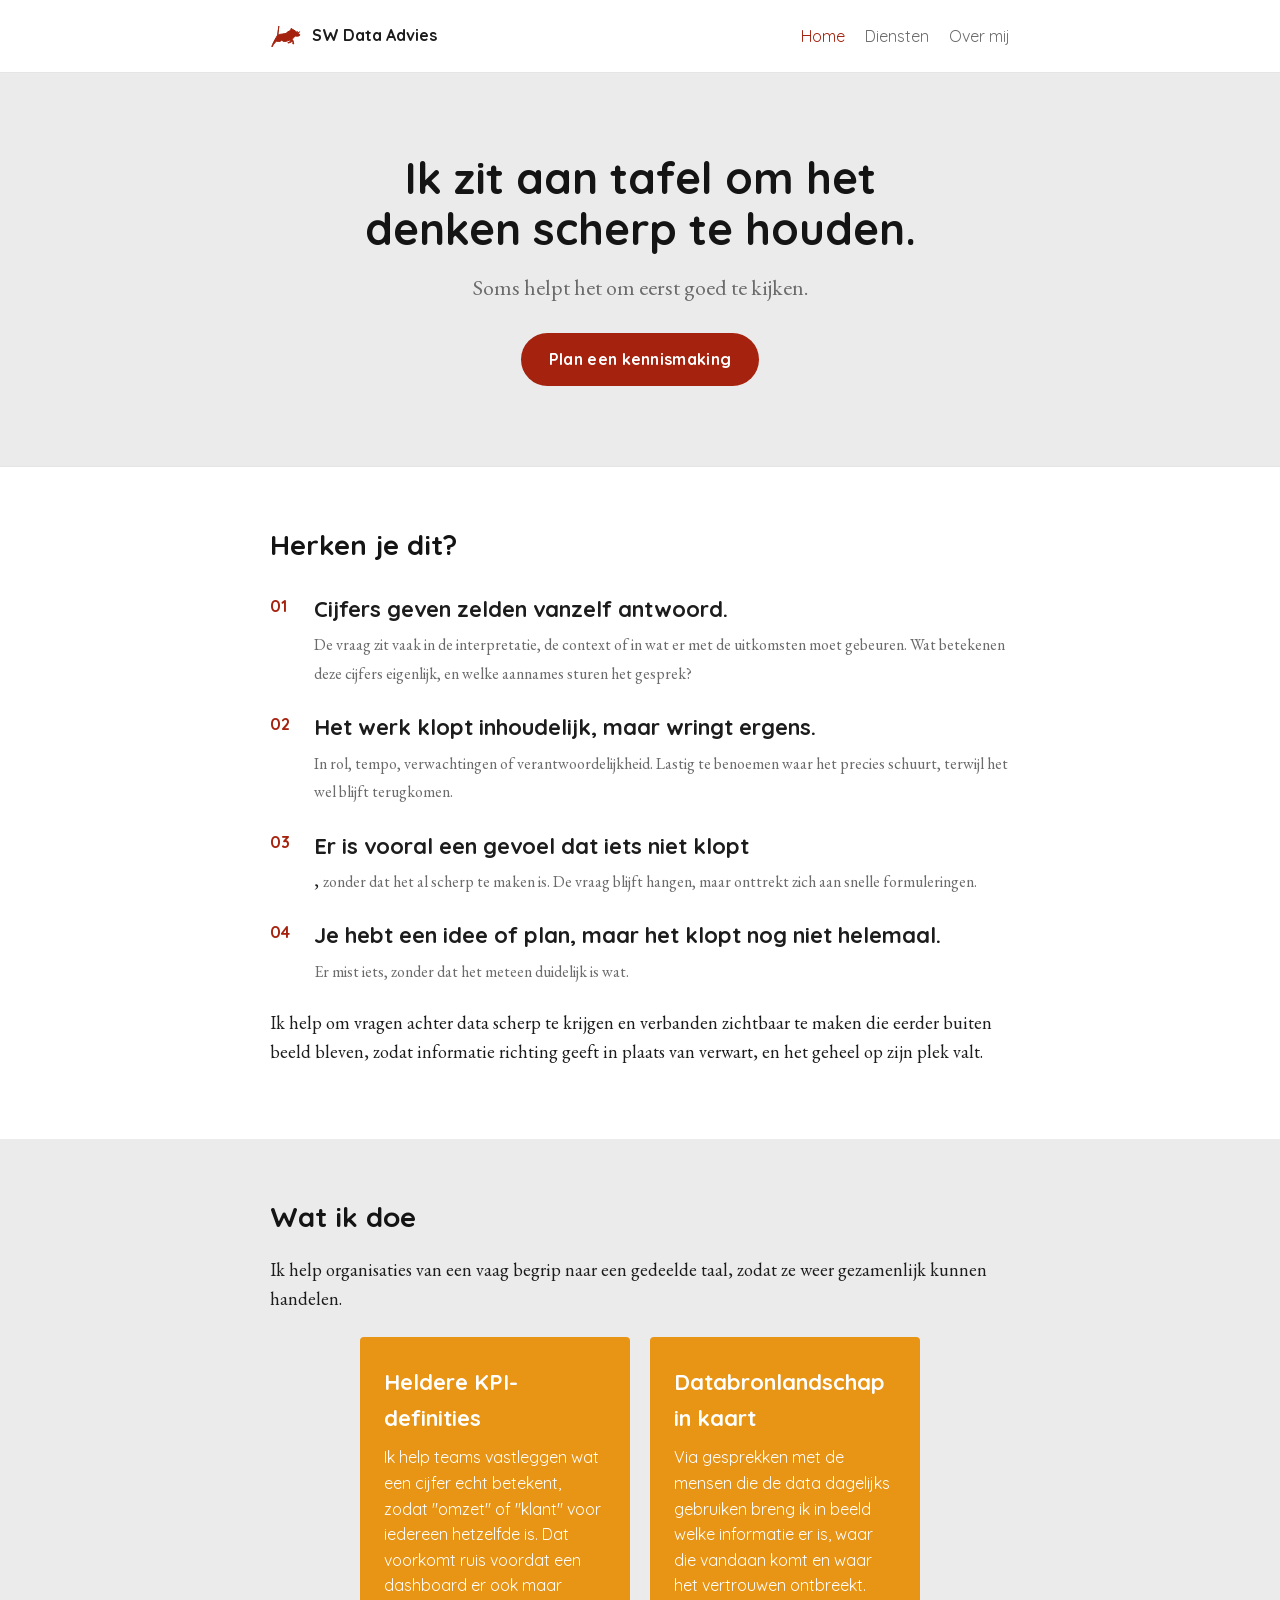
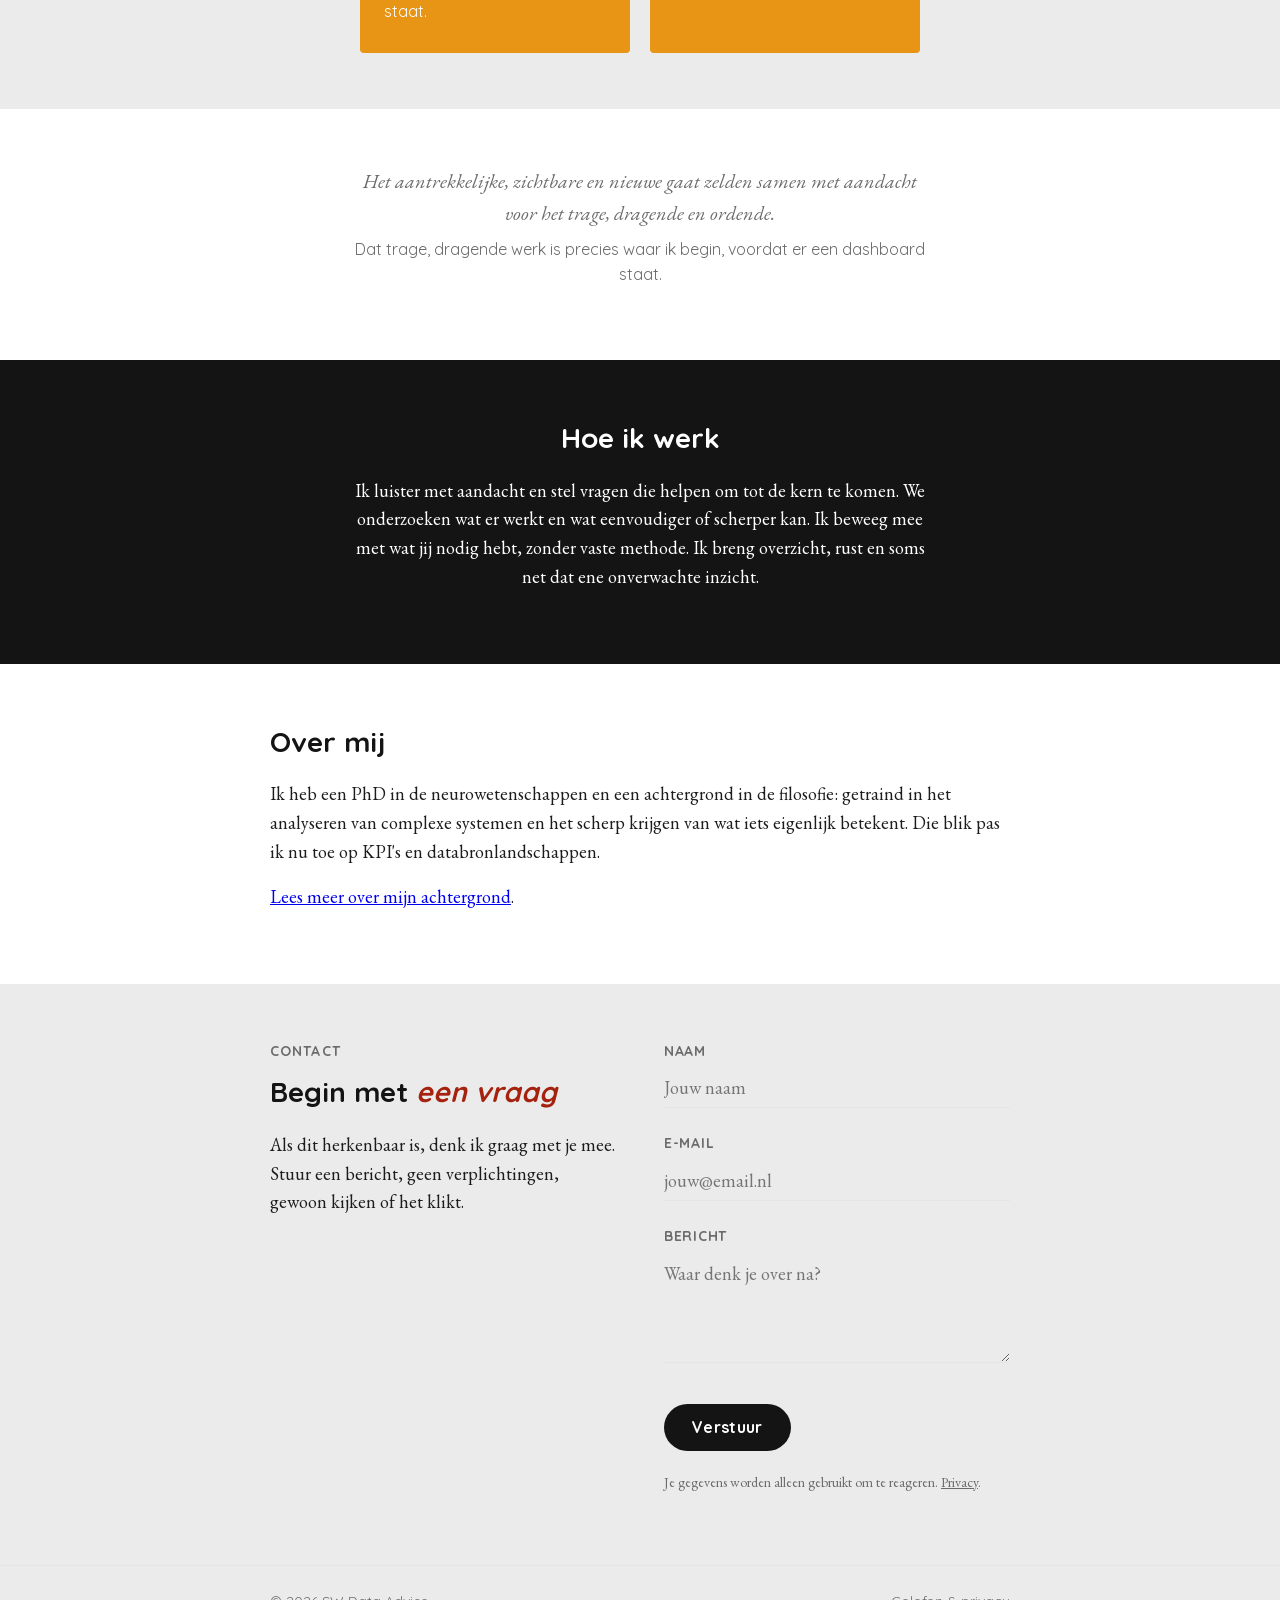
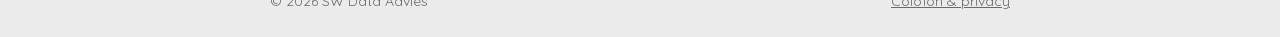
<file: index.html>
<!doctype html>
<html lang="nl">
<head>
  <meta charset="utf-8">
  <meta name="viewport" content="width=device-width, initial-scale=1.0">
  <title>Saskia Woudstra · Datagedreven werken</title>
  <meta name="description" content="Saskia Woudstra helpt organisaties datagedreven te werken: heldere KPI-definities, betrouwbare rapportages en scherpe vragen die tot de kern komen.">
  <link rel="canonical" href="https://saskiawoudstra.com/">
  <meta property="og:type" content="website">
  <meta property="og:title" content="Saskia Woudstra · Datagedreven werken">
  <meta property="og:description" content="Saskia Woudstra helpt organisaties datagedreven te werken: heldere KPI-definities, betrouwbare rapportages en scherpe vragen die tot de kern komen.">
  <meta property="og:url" content="https://saskiawoudstra.com/">
  <meta property="og:image" content="https://saskiawoudstra.com/images/logo.svg">
  <meta property="og:locale" content="nl_NL">
  <link rel="stylesheet" href="css/style.css">
  <script type="application/ld+json">
  {
    "@context": "https://schema.org",
    "@type": "ProfessionalService",
    "name": "SW Data Advies",
    "founder": {
      "@type": "Person",
      "name": "Saskia Woudstra",
      "jobTitle": "Data-adviseur",
      "alumniOf": "Neurowetenschappen (PhD)",
      "knowsAbout": ["KPI-definities", "Databronlandschap", "Datagedreven besluitvorming"]
    },
    "url": "https://saskiawoudstra.com/",
    "description": "Heldere KPI-definities en betrouwbare databronlandschappen voor organisaties in transitie naar datagedreven werken.",
    "areaServed": "NL"
  }
  </script>
</head>
<body>
  <header>
    <nav>
      <a class="brand" href="index.html"><img src="images/logo.svg" alt="SW Data Advies logo"> SW Data Advies</a>
      <ul>
        <li><a href="index.html" aria-current="page">Home</a></li>
        <li><a href="diensten.html">Diensten</a></li>
        <li><a href="over-mij.html">Over mij</a></li>
      </ul>
    </nav>
  </header>

  <section class="hero">
    <div class="container">
      <h1>Ik zit aan tafel om het denken scherp te houden.</h1>
      <p class="intro intro-lg">Soms helpt het om eerst goed te kijken.</p>
      <a class="cta" href="#contact">Plan een kennismaking</a>
    </div>
  </section>

  <section class="band band-white">
    <div class="container">
      <h2>Herken je dit?</h2>
      <ul class="recognize">
        <li><strong>Cijfers geven zelden vanzelf antwoord.</strong> <span>De vraag zit vaak in de interpretatie, de context of in wat er met de uitkomsten moet gebeuren. Wat betekenen deze cijfers eigenlijk, en welke aannames sturen het gesprek?</span></li>
        <li><strong>Het werk klopt inhoudelijk, maar wringt ergens.</strong> <span>In rol, tempo, verwachtingen of verantwoordelijkheid. Lastig te benoemen waar het precies schuurt, terwijl het wel blijft terugkomen.</span></li>
        <li><strong>Er is vooral een gevoel dat iets niet klopt</strong>, <span>zonder dat het al scherp te maken is. De vraag blijft hangen, maar onttrekt zich aan snelle formuleringen.</span></li>
        <li><strong>Je hebt een idee of plan, maar het klopt nog niet helemaal.</strong> <span>Er mist iets, zonder dat het meteen duidelijk is wat.</span></li>
      </ul>
      <p>Ik help om vragen achter data scherp te krijgen en verbanden zichtbaar te maken die eerder buiten beeld bleven, zodat informatie richting geeft in plaats van verwart, en het geheel op zijn plek valt.</p>
    </div>
  </section>

  <section class="band band-offwhite">
    <div class="container">
      <h2>Wat ik doe</h2>
      <p>Ik help organisaties van een vaag begrip naar een gedeelde taal, zodat ze weer gezamenlijk kunnen handelen.</p>
      <div class="blocks">
        <div class="block">
          <h3>Heldere KPI-definities</h3>
          <p>Ik help teams vastleggen wat een cijfer echt betekent, zodat "omzet" of "klant" voor iedereen hetzelfde is. Dat voorkomt ruis voordat een dashboard er ook maar staat.</p>
        </div>
        <div class="block">
          <h3>Databronlandschap in kaart</h3>
          <p>Via gesprekken met de mensen die de data dagelijks gebruiken breng ik in beeld welke informatie er is, waar die vandaan komt en waar het vertrouwen ontbreekt.</p>
        </div>
      </div>
    </div>
  </section>

  <section class="band band-white">
    <div class="container narrow">
      <p class="quote"><em>Het aantrekkelijke, zichtbare en nieuwe gaat zelden samen met aandacht voor het trage, dragende en ordende.</em></p>
      <p class="quote-intro">Dat trage, dragende werk is precies waar ik begin, voordat er een dashboard staat.</p>
    </div>
  </section>

  <section class="band band-night">
    <div class="container narrow">
      <h2>Hoe ik werk</h2>
      <p>Ik luister met aandacht en stel vragen die helpen om tot de kern te komen. We onderzoeken wat er werkt en wat eenvoudiger of scherper kan. Ik beweeg mee met wat jij nodig hebt, zonder vaste methode. Ik breng overzicht, rust en soms net dat ene onverwachte inzicht.</p>
    </div>
  </section>

  <section class="band band-white">
    <div class="container">
      <h2>Over mij</h2>
      <p>Ik heb een PhD in de neurowetenschappen en een achtergrond in de filosofie: getraind in het analyseren van complexe systemen en het scherp krijgen van wat iets eigenlijk betekent. Die blik pas ik nu toe op KPI's en databronlandschappen.</p>
      <p><a href="over-mij.html">Lees meer over mijn achtergrond</a>.</p>
    </div>
  </section>

  <section class="band band-offwhite" id="contact">
    <div class="container contact-grid">
      <div class="contact-intro">
        <p class="eyebrow">Contact</p>
        <h2>Begin met <em>een vraag</em></h2>
        <p>Als dit herkenbaar is, denk ik graag met je mee. Stuur een bericht, geen verplichtingen, gewoon kijken of het klikt.</p>
      </div>
      <form class="contact-form" action="https://formspree.io/f/mdenzbdj" method="POST">
        <input type="hidden" name="_subject" value="Nieuw bericht via saskiawoudstra.com">
        <input type="hidden" name="_next" value="https://saskiawoudstra.pages.dev/index.html#bedankt">
        <input type="text" name="_gotcha" style="display:none" tabindex="-1" autocomplete="off">
        <div class="form-group">
          <label for="name">Naam</label>
          <input type="text" id="name" name="name" placeholder="Jouw naam" required>
        </div>
        <div class="form-group">
          <label for="email">E-mail</label>
          <input type="email" id="email" name="email" placeholder="jouw@email.nl" required>
        </div>
        <div class="form-group">
          <label for="message">Bericht</label>
          <textarea id="message" name="message" placeholder="Waar denk je over na?" rows="4" required></textarea>
        </div>
        <button type="submit" class="cta cta-dark">Verstuur</button>
        <p class="form-note">Je gegevens worden alleen gebruikt om te reageren. <a href="colofon.html">Privacy</a>.</p>
        <p id="bedankt" class="form-thanks">Bedankt voor je bericht! Ik reageer zo snel mogelijk.</p>
      </form>
    </div>
  </section>

  <footer>
    <div class="footer-inner">
      <span>&copy; 2026 SW Data Advies</span>
      <a href="colofon.html">Colofon &amp; privacy</a>
    </div>
  </footer>
</body>
</html>
</file>
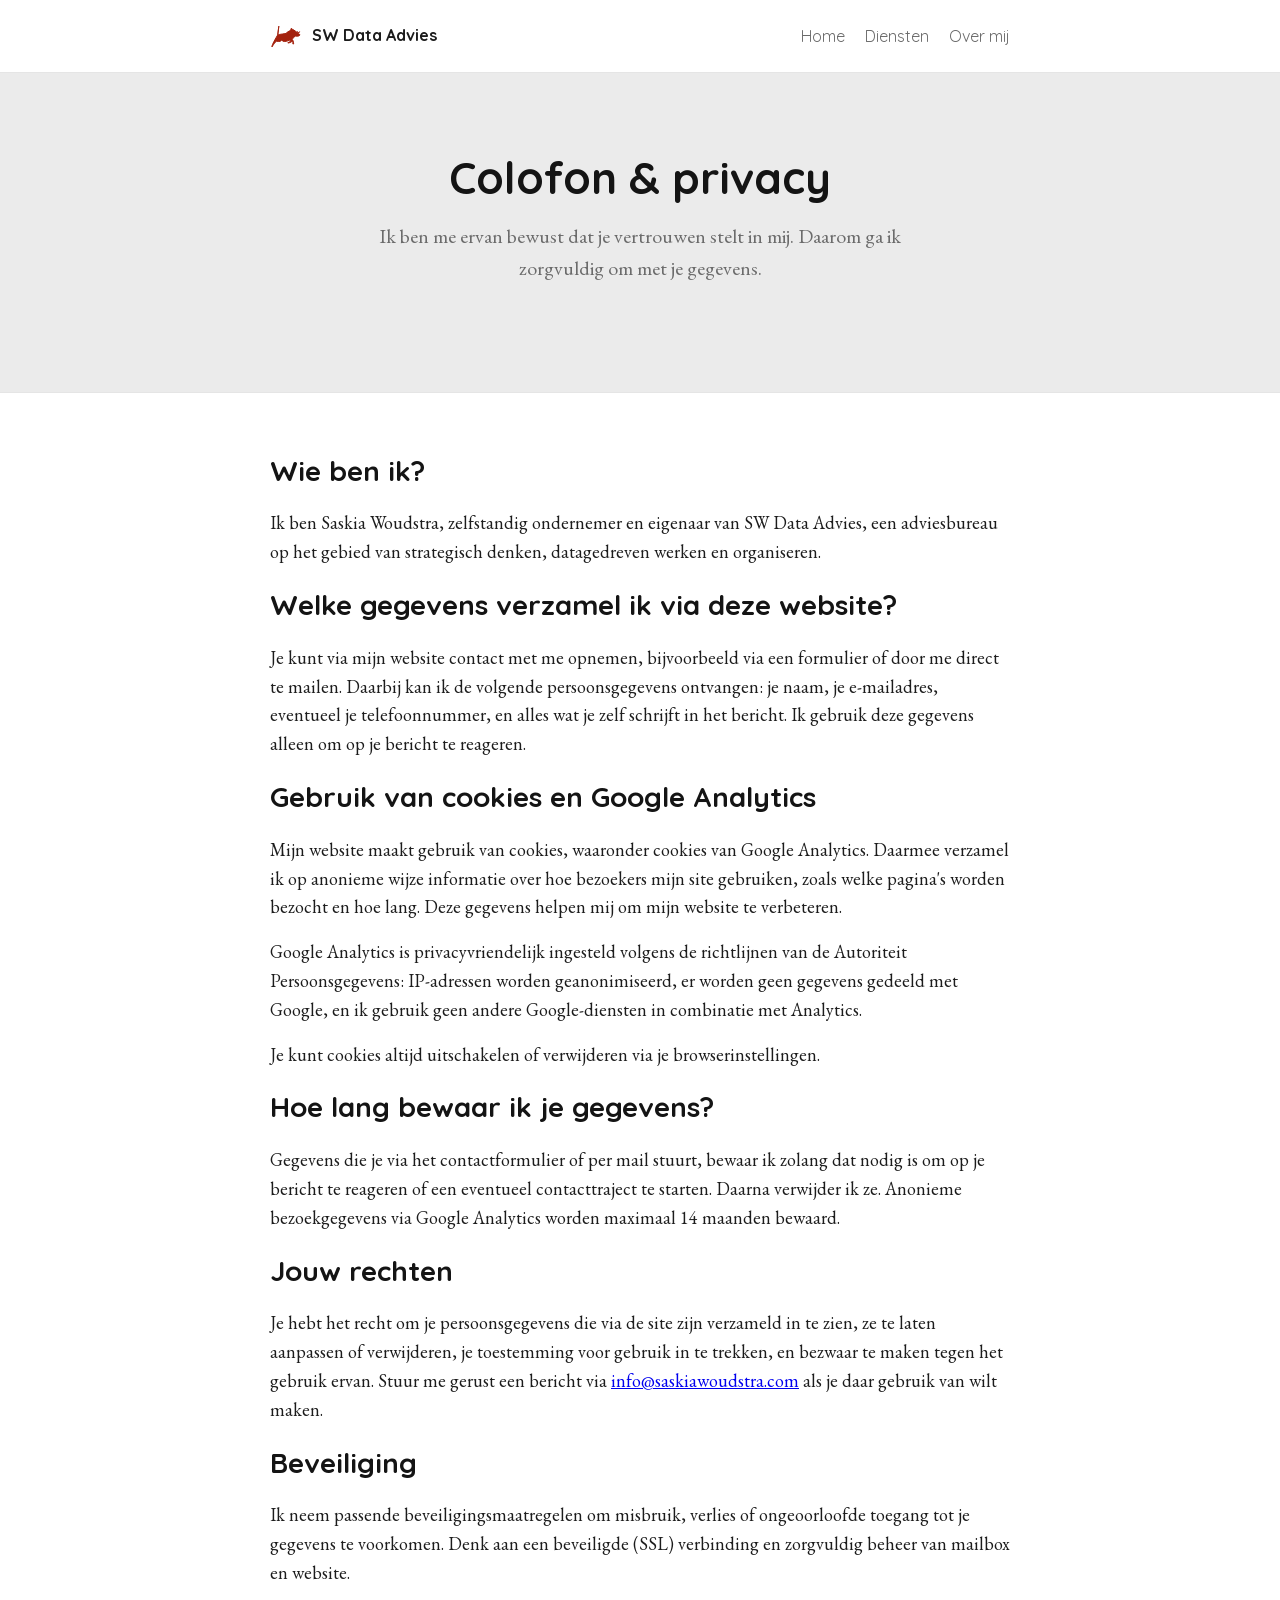
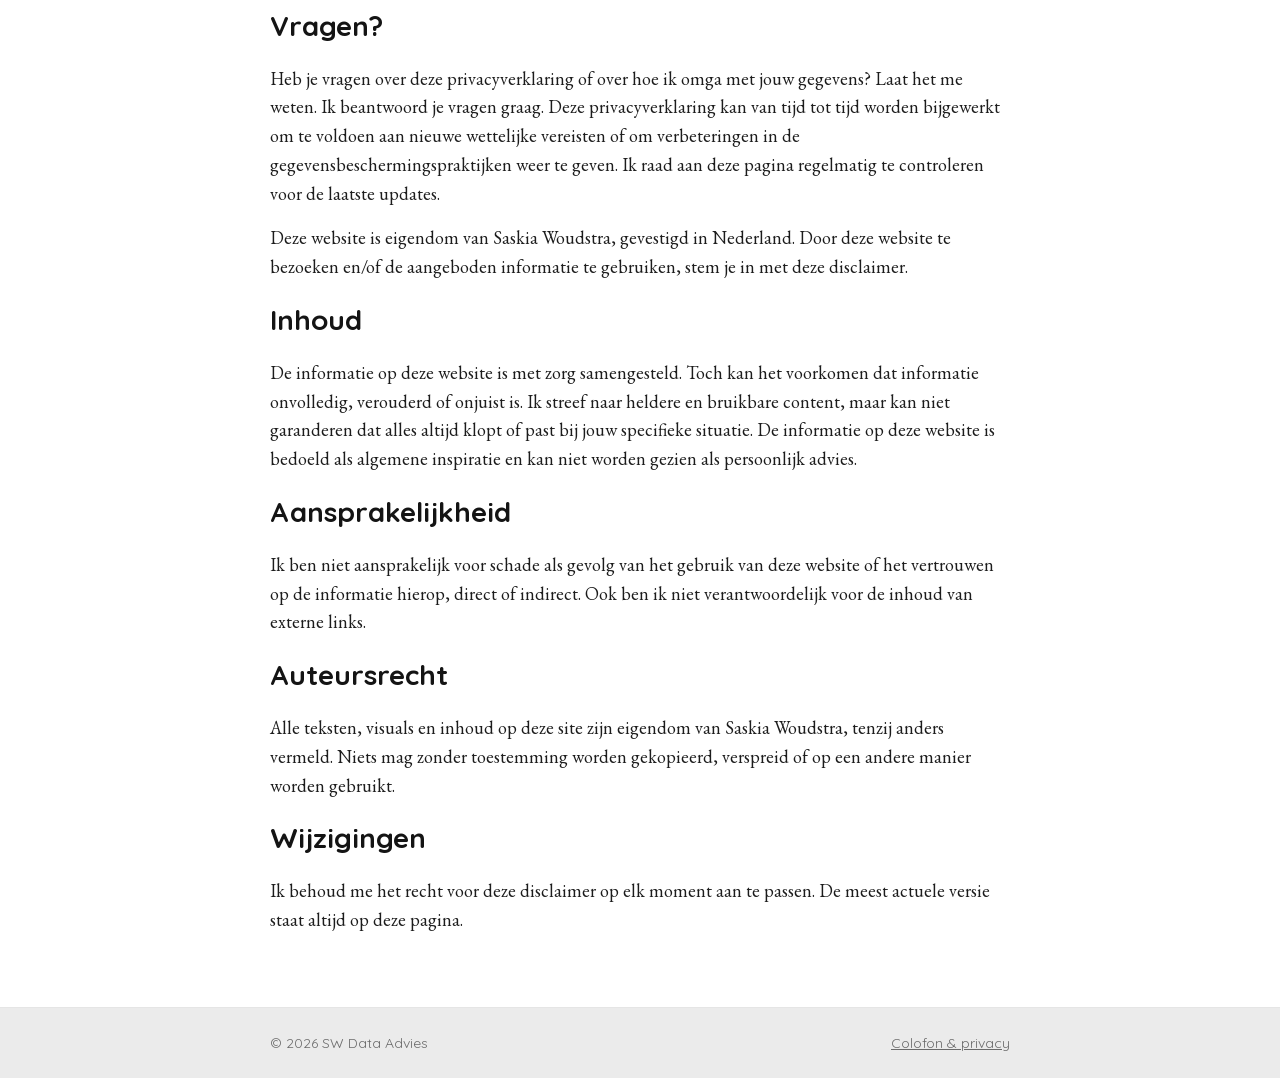
<file: colofon.html>
<!doctype html>
<html lang="nl">
<head>
  <meta charset="utf-8">
  <meta name="viewport" content="width=device-width, initial-scale=1.0">
  <title>Colofon & privacy · SW Data Advies</title>
  <meta name="description" content="Privacyverklaring en colofon van SW Data Advies / Saskia Woudstra.">
  <link rel="canonical" href="https://saskiawoudstra.com/colofon.html">
  <meta property="og:type" content="website">
  <meta property="og:title" content="Colofon & privacy · SW Data Advies">
  <meta property="og:description" content="Privacyverklaring en colofon van SW Data Advies / Saskia Woudstra.">
  <meta property="og:url" content="https://saskiawoudstra.com/colofon.html">
  <meta property="og:image" content="https://saskiawoudstra.com/images/logo.svg">
  <meta property="og:locale" content="nl_NL">
  <link rel="stylesheet" href="css/style.css">
</head>
<body>
  <header>
    <nav>
      <a class="brand" href="index.html"><img src="images/logo.svg" alt="SW Data Advies logo"> SW Data Advies</a>
      <ul>
        <li><a href="index.html">Home</a></li>
        <li><a href="diensten.html">Diensten</a></li>
        <li><a href="over-mij.html">Over mij</a></li>
      </ul>
    </nav>
  </header>

  <section class="hero">
    <div class="container">
      <h1>Colofon &amp; privacy</h1>
      <p class="intro">Ik ben me ervan bewust dat je vertrouwen stelt in mij. Daarom ga ik zorgvuldig om met je gegevens.</p>
    </div>
  </section>

  <section class="band band-white">
    <div class="container">
      <h2>Wie ben ik?</h2>
      <p>Ik ben Saskia Woudstra, zelfstandig ondernemer en eigenaar van SW Data Advies, een adviesbureau op het gebied van strategisch denken, datagedreven werken en organiseren.</p>

      <h2>Welke gegevens verzamel ik via deze website?</h2>
      <p>Je kunt via mijn website contact met me opnemen, bijvoorbeeld via een formulier of door me direct te mailen. Daarbij kan ik de volgende persoonsgegevens ontvangen: je naam, je e-mailadres, eventueel je telefoonnummer, en alles wat je zelf schrijft in het bericht. Ik gebruik deze gegevens alleen om op je bericht te reageren.</p>

      <h2>Gebruik van cookies en Google Analytics</h2>
      <p>Mijn website maakt gebruik van cookies, waaronder cookies van Google Analytics. Daarmee verzamel ik op anonieme wijze informatie over hoe bezoekers mijn site gebruiken, zoals welke pagina's worden bezocht en hoe lang. Deze gegevens helpen mij om mijn website te verbeteren.</p>
      <p>Google Analytics is privacyvriendelijk ingesteld volgens de richtlijnen van de Autoriteit Persoonsgegevens: IP-adressen worden geanonimiseerd, er worden geen gegevens gedeeld met Google, en ik gebruik geen andere Google-diensten in combinatie met Analytics.</p>
      <p>Je kunt cookies altijd uitschakelen of verwijderen via je browserinstellingen.</p>

      <h2>Hoe lang bewaar ik je gegevens?</h2>
      <p>Gegevens die je via het contactformulier of per mail stuurt, bewaar ik zolang dat nodig is om op je bericht te reageren of een eventueel contacttraject te starten. Daarna verwijder ik ze. Anonieme bezoekgegevens via Google Analytics worden maximaal 14 maanden bewaard.</p>

      <h2>Jouw rechten</h2>
      <p>Je hebt het recht om je persoonsgegevens die via de site zijn verzameld in te zien, ze te laten aanpassen of verwijderen, je toestemming voor gebruik in te trekken, en bezwaar te maken tegen het gebruik ervan. Stuur me gerust een bericht via <a href="mailto:&#105;&#110;&#102;&#111;&#64;&#115;&#97;&#115;&#107;&#105;&#97;&#119;&#111;&#117;&#100;&#115;&#116;&#114;&#97;&#46;&#99;&#111;&#109;?subject=Privacyverzoek%20via%20de%20website">&#105;&#110;&#102;&#111;&#64;&#115;&#97;&#115;&#107;&#105;&#97;&#119;&#111;&#117;&#100;&#115;&#116;&#114;&#97;&#46;&#99;&#111;&#109;</a> als je daar gebruik van wilt maken.</p>

      <h2>Beveiliging</h2>
      <p>Ik neem passende beveiligingsmaatregelen om misbruik, verlies of ongeoorloofde toegang tot je gegevens te voorkomen. Denk aan een beveiligde (SSL) verbinding en zorgvuldig beheer van mailbox en website.</p>

      <h2>Vragen?</h2>
      <p>Heb je vragen over deze privacyverklaring of over hoe ik omga met jouw gegevens? Laat het me weten. Ik beantwoord je vragen graag. Deze privacyverklaring kan van tijd tot tijd worden bijgewerkt om te voldoen aan nieuwe wettelijke vereisten of om verbeteringen in de gegevensbeschermingspraktijken weer te geven. Ik raad aan deze pagina regelmatig te controleren voor de laatste updates.</p>
      <p>Deze website is eigendom van Saskia Woudstra, gevestigd in Nederland. Door deze website te bezoeken en/of de aangeboden informatie te gebruiken, stem je in met deze disclaimer.</p>

      <h2>Inhoud</h2>
      <p>De informatie op deze website is met zorg samengesteld. Toch kan het voorkomen dat informatie onvolledig, verouderd of onjuist is. Ik streef naar heldere en bruikbare content, maar kan niet garanderen dat alles altijd klopt of past bij jouw specifieke situatie. De informatie op deze website is bedoeld als algemene inspiratie en kan niet worden gezien als persoonlijk advies.</p>

      <h2>Aansprakelijkheid</h2>
      <p>Ik ben niet aansprakelijk voor schade als gevolg van het gebruik van deze website of het vertrouwen op de informatie hierop, direct of indirect. Ook ben ik niet verantwoordelijk voor de inhoud van externe links.</p>

      <h2>Auteursrecht</h2>
      <p>Alle teksten, visuals en inhoud op deze site zijn eigendom van Saskia Woudstra, tenzij anders vermeld. Niets mag zonder toestemming worden gekopieerd, verspreid of op een andere manier worden gebruikt.</p>

      <h2>Wijzigingen</h2>
      <p>Ik behoud me het recht voor deze disclaimer op elk moment aan te passen. De meest actuele versie staat altijd op deze pagina.</p>
    </div>
  </section>

  <footer>
    <div class="footer-inner">
      <span>&copy; 2026 SW Data Advies</span>
      <a href="colofon.html">Colofon &amp; privacy</a>
    </div>
  </footer>
</body>
</html>
</file>
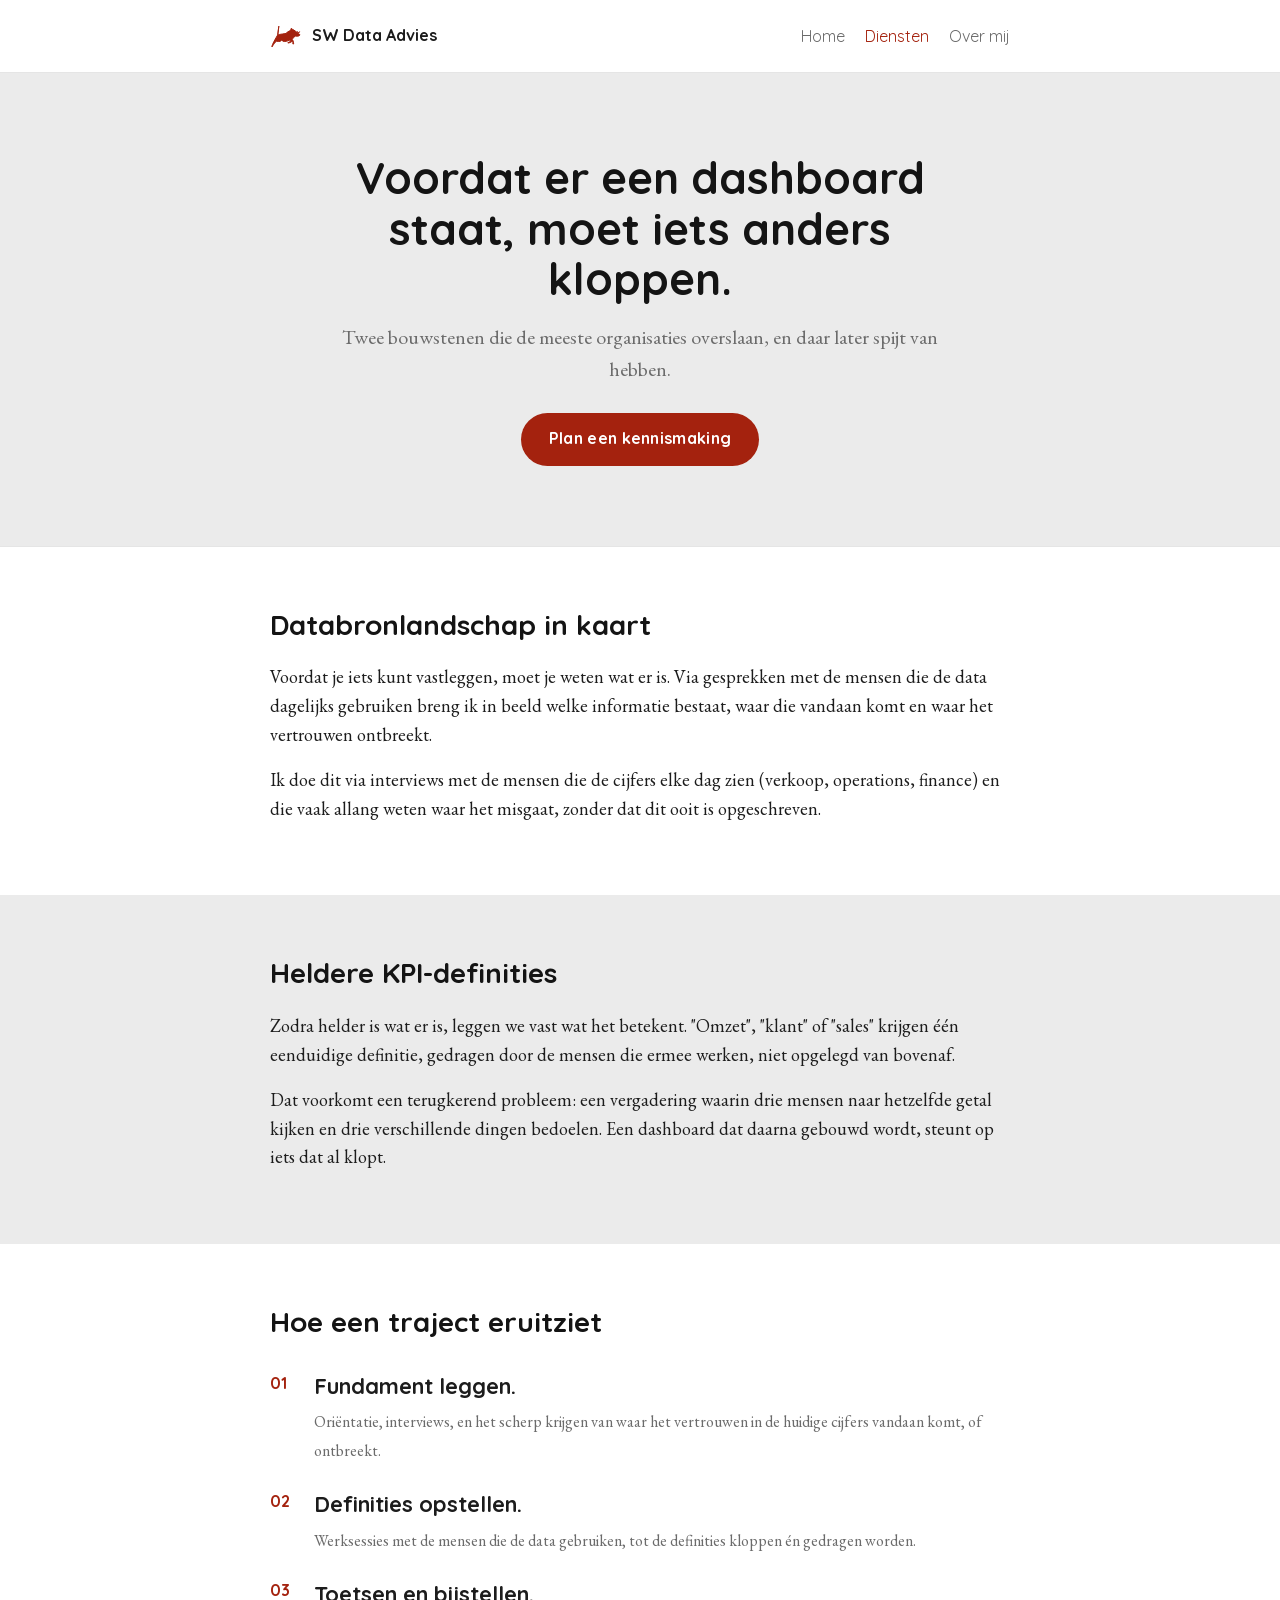
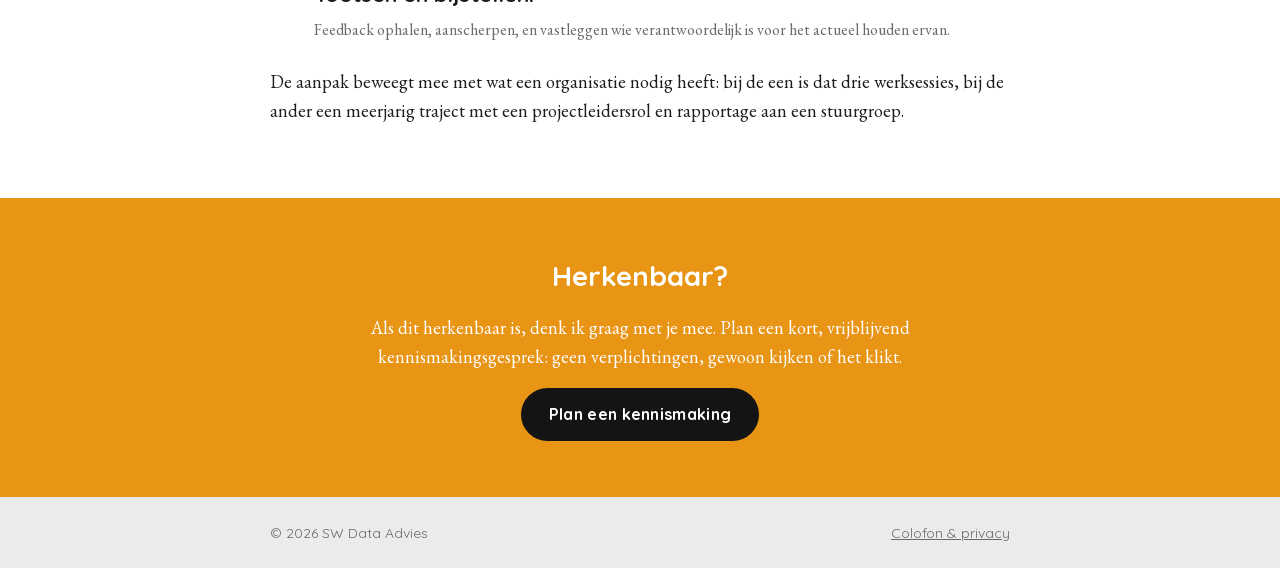
<file: diensten.html>
<!doctype html>
<html lang="nl">
<head>
  <meta charset="utf-8">
  <meta name="viewport" content="width=device-width, initial-scale=1.0">
  <title>KPI-definities & databronlandschap in kaart · SW Data Advies</title>
  <meta name="description" content="Heldere KPI-definities en het databronlandschap in kaart brengen: de twee stappen voordat een dashboard betrouwbaar kan zijn.">
  <link rel="canonical" href="https://saskiawoudstra.com/diensten.html">
  <meta property="og:type" content="website">
  <meta property="og:title" content="KPI-definities & databronlandschap in kaart · SW Data Advies">
  <meta property="og:description" content="Heldere KPI-definities en het databronlandschap in kaart brengen: de twee stappen voordat een dashboard betrouwbaar kan zijn.">
  <meta property="og:url" content="https://saskiawoudstra.com/diensten.html">
  <meta property="og:image" content="https://saskiawoudstra.com/images/logo.svg">
  <meta property="og:locale" content="nl_NL">
  <link rel="stylesheet" href="css/style.css">
</head>
<body>
  <header>
    <nav>
      <a class="brand" href="index.html"><img src="images/logo.svg" alt="SW Data Advies logo"> SW Data Advies</a>
      <ul>
        <li><a href="index.html">Home</a></li>
        <li><a href="diensten.html" aria-current="page">Diensten</a></li>
        <li><a href="over-mij.html">Over mij</a></li>
      </ul>
    </nav>
  </header>

  <section class="hero">
    <div class="container">
      <h1>Voordat er een dashboard staat, moet iets anders kloppen.</h1>
      <p class="intro">Twee bouwstenen die de meeste organisaties overslaan, en daar later spijt van hebben.</p>
      <a class="cta" href="#contact">Plan een kennismaking</a>
    </div>
  </section>

  <section class="band band-white">
    <div class="container">
      <h2>Databronlandschap in kaart</h2>
      <p>Voordat je iets kunt vastleggen, moet je weten wat er is. Via gesprekken met de mensen die de data dagelijks gebruiken breng ik in beeld welke informatie bestaat, waar die vandaan komt en waar het vertrouwen ontbreekt.</p>
      <p>Ik doe dit via interviews met de mensen die de cijfers elke dag zien (verkoop, operations, finance) en die vaak allang weten waar het misgaat, zonder dat dit ooit is opgeschreven.</p>
    </div>
  </section>

  <section class="band band-offwhite">
    <div class="container">
      <h2>Heldere KPI-definities</h2>
      <p>Zodra helder is wat er is, leggen we vast wat het betekent. "Omzet", "klant" of "sales" krijgen één eenduidige definitie, gedragen door de mensen die ermee werken, niet opgelegd van bovenaf.</p>
      <p>Dat voorkomt een terugkerend probleem: een vergadering waarin drie mensen naar hetzelfde getal kijken en drie verschillende dingen bedoelen. Een dashboard dat daarna gebouwd wordt, steunt op iets dat al klopt.</p>
    </div>
  </section>

  <section class="band band-white">
    <div class="container">
      <h2>Hoe een traject eruitziet</h2>
      <ul class="recognize">
        <li><strong>Fundament leggen.</strong> <span>Oriëntatie, interviews, en het scherp krijgen van waar het vertrouwen in de huidige cijfers vandaan komt, of ontbreekt.</span></li>
        <li><strong>Definities opstellen.</strong> <span>Werksessies met de mensen die de data gebruiken, tot de definities kloppen én gedragen worden.</span></li>
        <li><strong>Toetsen en bijstellen.</strong> <span>Feedback ophalen, aanscherpen, en vastleggen wie verantwoordelijk is voor het actueel houden ervan.</span></li>
      </ul>
      <p>De aanpak beweegt mee met wat een organisatie nodig heeft: bij de een is dat drie werksessies, bij de ander een meerjarig traject met een projectleidersrol en rapportage aan een stuurgroep.</p>
    </div>
  </section>

  <section class="band band-gamboge" id="contact">
    <div class="container narrow">
      <h2>Herkenbaar?</h2>
      <p>Als dit herkenbaar is, denk ik graag met je mee. Plan een kort, vrijblijvend kennismakingsgesprek: geen verplichtingen, gewoon kijken of het klikt.</p>
      <a class="cta cta-dark" href="mailto:&#105;&#110;&#102;&#111;&#64;&#115;&#97;&#115;&#107;&#105;&#97;&#119;&#111;&#117;&#100;&#115;&#116;&#114;&#97;&#46;&#99;&#111;&#109;?subject=Kennismaking%20via%20de%20website">Plan een kennismaking</a>
    </div>
  </section>

  <footer>
    <div class="footer-inner">
      <span>&copy; 2026 SW Data Advies</span>
      <a href="colofon.html">Colofon &amp; privacy</a>
    </div>
  </footer>
</body>
</html>
</file>
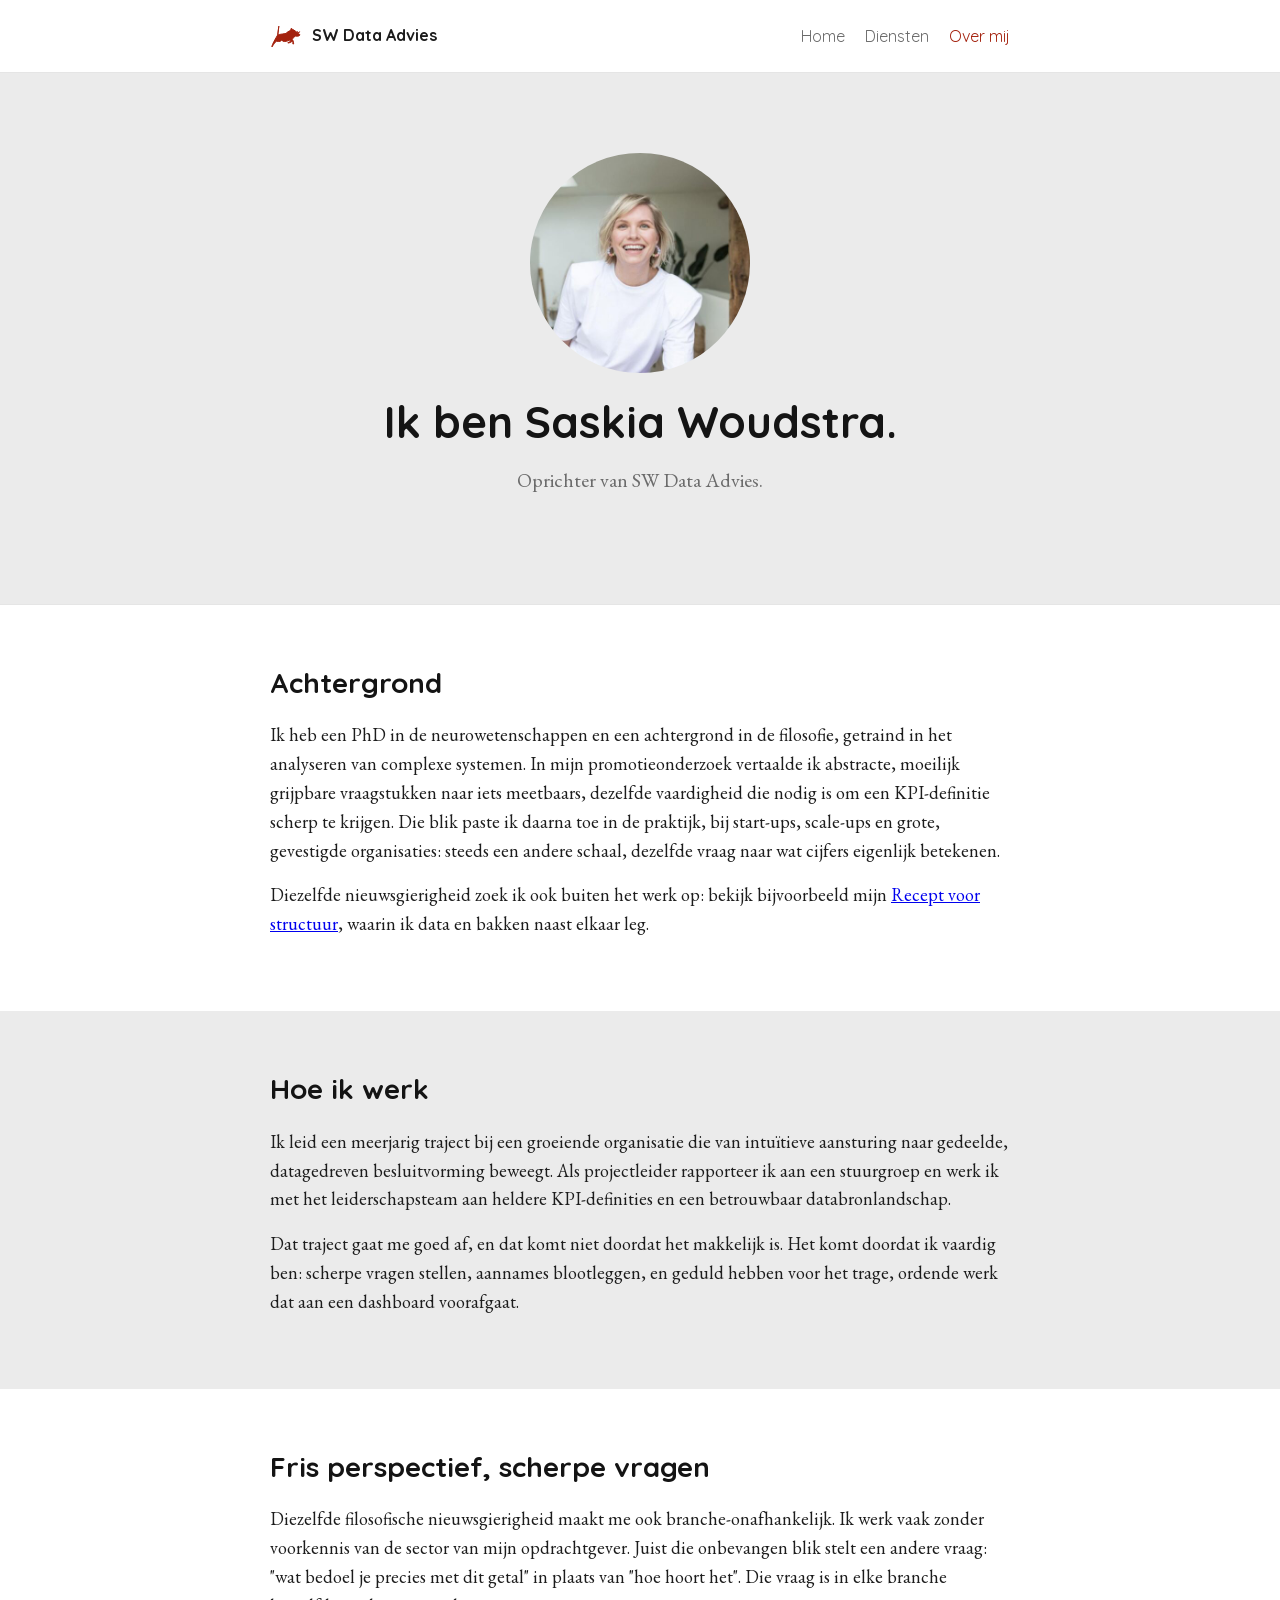
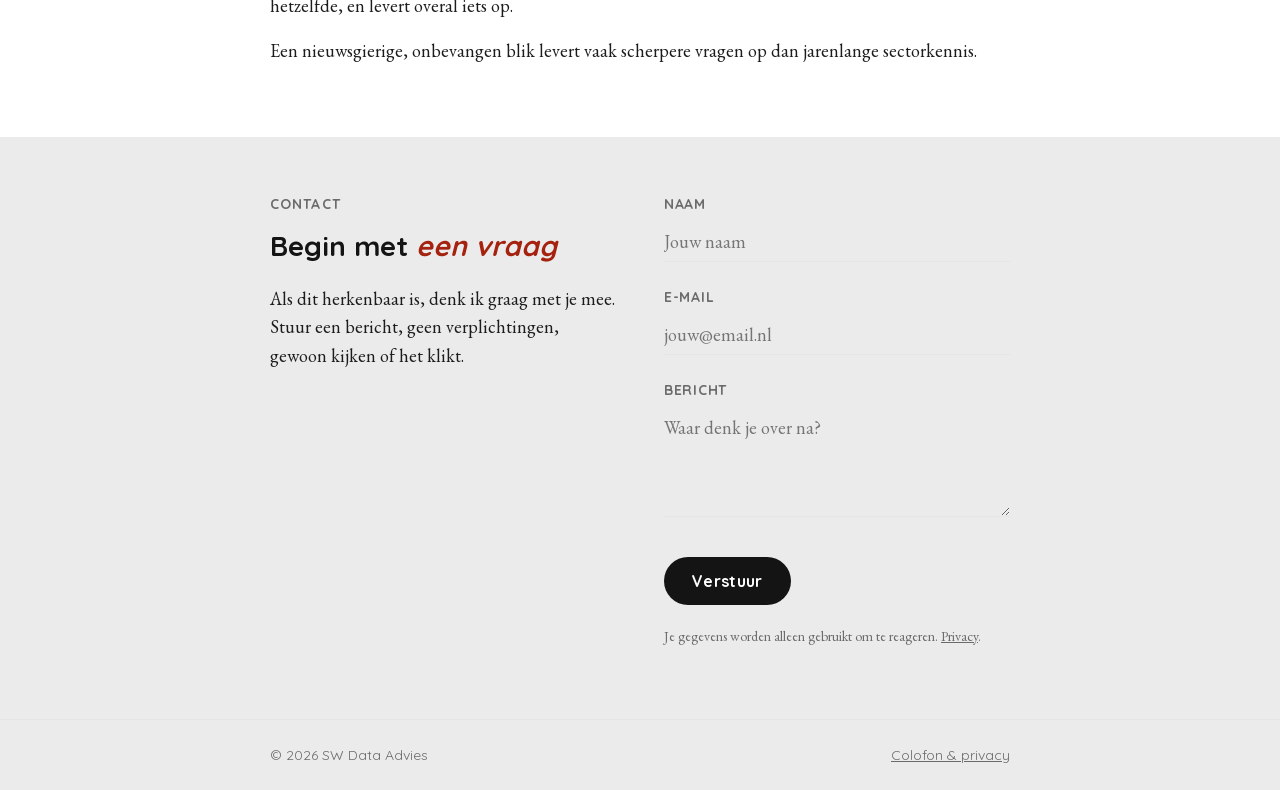
<file: over-mij.html>
<!doctype html>
<html lang="nl">
<head>
  <meta charset="utf-8">
  <meta name="viewport" content="width=device-width, initial-scale=1.0">
  <title>Over mij · SW Data Advies</title>
  <meta name="description" content="Saskia Woudstra, oprichter van SW Data Advies. Analytische achtergrond, branche-onafhankelijk, gericht op organisaties in transitie naar datagedreven werken.">
  <link rel="canonical" href="https://saskiawoudstra.com/over-mij.html">
  <meta property="og:type" content="profile">
  <meta property="og:title" content="Over mij · SW Data Advies">
  <meta property="og:description" content="Saskia Woudstra, oprichter van SW Data Advies. Analytische achtergrond, branche-onafhankelijk, gericht op organisaties in transitie naar datagedreven werken.">
  <meta property="og:url" content="https://saskiawoudstra.com/over-mij.html">
  <meta property="og:image" content="https://saskiawoudstra.com/images/saskia.jpg">
  <meta property="og:locale" content="nl_NL">
  <link rel="stylesheet" href="css/style.css">
  <script type="application/ld+json">
  {
    "@context": "https://schema.org",
    "@type": "Person",
    "name": "Saskia Woudstra",
    "jobTitle": "Oprichter, SW Data Advies",
    "url": "https://saskiawoudstra.com/over-mij.html",
    "image": "https://saskiawoudstra.com/images/saskia.jpg",
    "alumniOf": "Neurowetenschappen (PhD)",
    "knowsAbout": ["KPI-definities", "Databronlandschap", "Datagedreven besluitvorming", "Filosofie"]
  }
  </script>
</head>
<body>
  <header>
    <nav>
      <a class="brand" href="index.html"><img src="images/logo.svg" alt="SW Data Advies logo"> SW Data Advies</a>
      <ul>
        <li><a href="index.html">Home</a></li>
        <li><a href="diensten.html">Diensten</a></li>
        <li><a href="over-mij.html" aria-current="page">Over mij</a></li>
      </ul>
    </nav>
  </header>

  <section class="hero">
    <div class="container">
      <img class="portrait" src="images/saskia.jpg" alt="Saskia Woudstra">
      <h1>Ik ben Saskia Woudstra.</h1>
      <p class="intro">Oprichter van SW Data Advies.</p>
    </div>
  </section>

  <section class="band band-white">
    <div class="container">
      <h2>Achtergrond</h2>
      <p>Ik heb een PhD in de neurowetenschappen en een achtergrond in de filosofie, getraind in het analyseren van complexe systemen. In mijn promotieonderzoek vertaalde ik abstracte, moeilijk grijpbare vraagstukken naar iets meetbaars, dezelfde vaardigheid die nodig is om een KPI-definitie scherp te krijgen. Die blik paste ik daarna toe in de praktijk, bij start-ups, scale-ups en grote, gevestigde organisaties: steeds een andere schaal, dezelfde vraag naar wat cijfers eigenlijk betekenen.</p>
      <p>Diezelfde nieuwsgierigheid zoek ik ook buiten het werk op: bekijk bijvoorbeeld mijn <a href="recept-voor-structuur.html">Recept voor structuur</a>, waarin ik data en bakken naast elkaar leg.</p>
    </div>
  </section>

  <section class="band band-offwhite">
    <div class="container">
      <h2>Hoe ik werk</h2>
      <p>Ik leid een meerjarig traject bij een groeiende organisatie die van intuïtieve aansturing naar gedeelde, datagedreven besluitvorming beweegt. Als projectleider rapporteer ik aan een stuurgroep en werk ik met het leiderschapsteam aan heldere KPI-definities en een betrouwbaar databronlandschap.</p>
      <p>Dat traject gaat me goed af, en dat komt niet doordat het makkelijk is. Het komt doordat ik vaardig ben: scherpe vragen stellen, aannames blootleggen, en geduld hebben voor het trage, ordende werk dat aan een dashboard voorafgaat.</p>
    </div>
  </section>

  <section class="band band-white">
    <div class="container">
      <h2>Fris perspectief, scherpe vragen</h2>
      <p>Diezelfde filosofische nieuwsgierigheid maakt me ook branche-onafhankelijk. Ik werk vaak zonder voorkennis van de sector van mijn opdrachtgever. Juist die onbevangen blik stelt een andere vraag: "wat bedoel je precies met dit getal" in plaats van "hoe hoort het". Die vraag is in elke branche hetzelfde, en levert overal iets op.</p>
      <p>Een nieuwsgierige, onbevangen blik levert vaak scherpere vragen op dan jarenlange sectorkennis.</p>
    </div>
  </section>

  <section class="band band-offwhite" id="contact">
    <div class="container contact-grid">
      <div class="contact-intro">
        <p class="eyebrow">Contact</p>
        <h2>Begin met <em>een vraag</em></h2>
        <p>Als dit herkenbaar is, denk ik graag met je mee. Stuur een bericht, geen verplichtingen, gewoon kijken of het klikt.</p>
      </div>
      <form class="contact-form" action="https://formspree.io/f/mdenzbdj" method="POST">
        <input type="hidden" name="_subject" value="Nieuw bericht via saskiawoudstra.com">
        <input type="hidden" name="_next" value="https://saskiawoudstra.pages.dev/over-mij.html#bedankt">
        <input type="text" name="_gotcha" style="display:none" tabindex="-1" autocomplete="off">
        <div class="form-group">
          <label for="name">Naam</label>
          <input type="text" id="name" name="name" placeholder="Jouw naam" required>
        </div>
        <div class="form-group">
          <label for="email">E-mail</label>
          <input type="email" id="email" name="email" placeholder="jouw@email.nl" required>
        </div>
        <div class="form-group">
          <label for="message">Bericht</label>
          <textarea id="message" name="message" placeholder="Waar denk je over na?" rows="4" required></textarea>
        </div>
        <button type="submit" class="cta cta-dark">Verstuur</button>
        <p class="form-note">Je gegevens worden alleen gebruikt om te reageren. <a href="colofon.html">Privacy</a>.</p>
        <p id="bedankt" class="form-thanks">Bedankt voor je bericht! Ik reageer zo snel mogelijk.</p>
      </form>
    </div>
  </section>

  <footer>
    <div class="footer-inner">
      <span>&copy; 2026 SW Data Advies</span>
      <a href="colofon.html">Colofon &amp; privacy</a>
    </div>
  </footer>
</body>
</html>
</file>
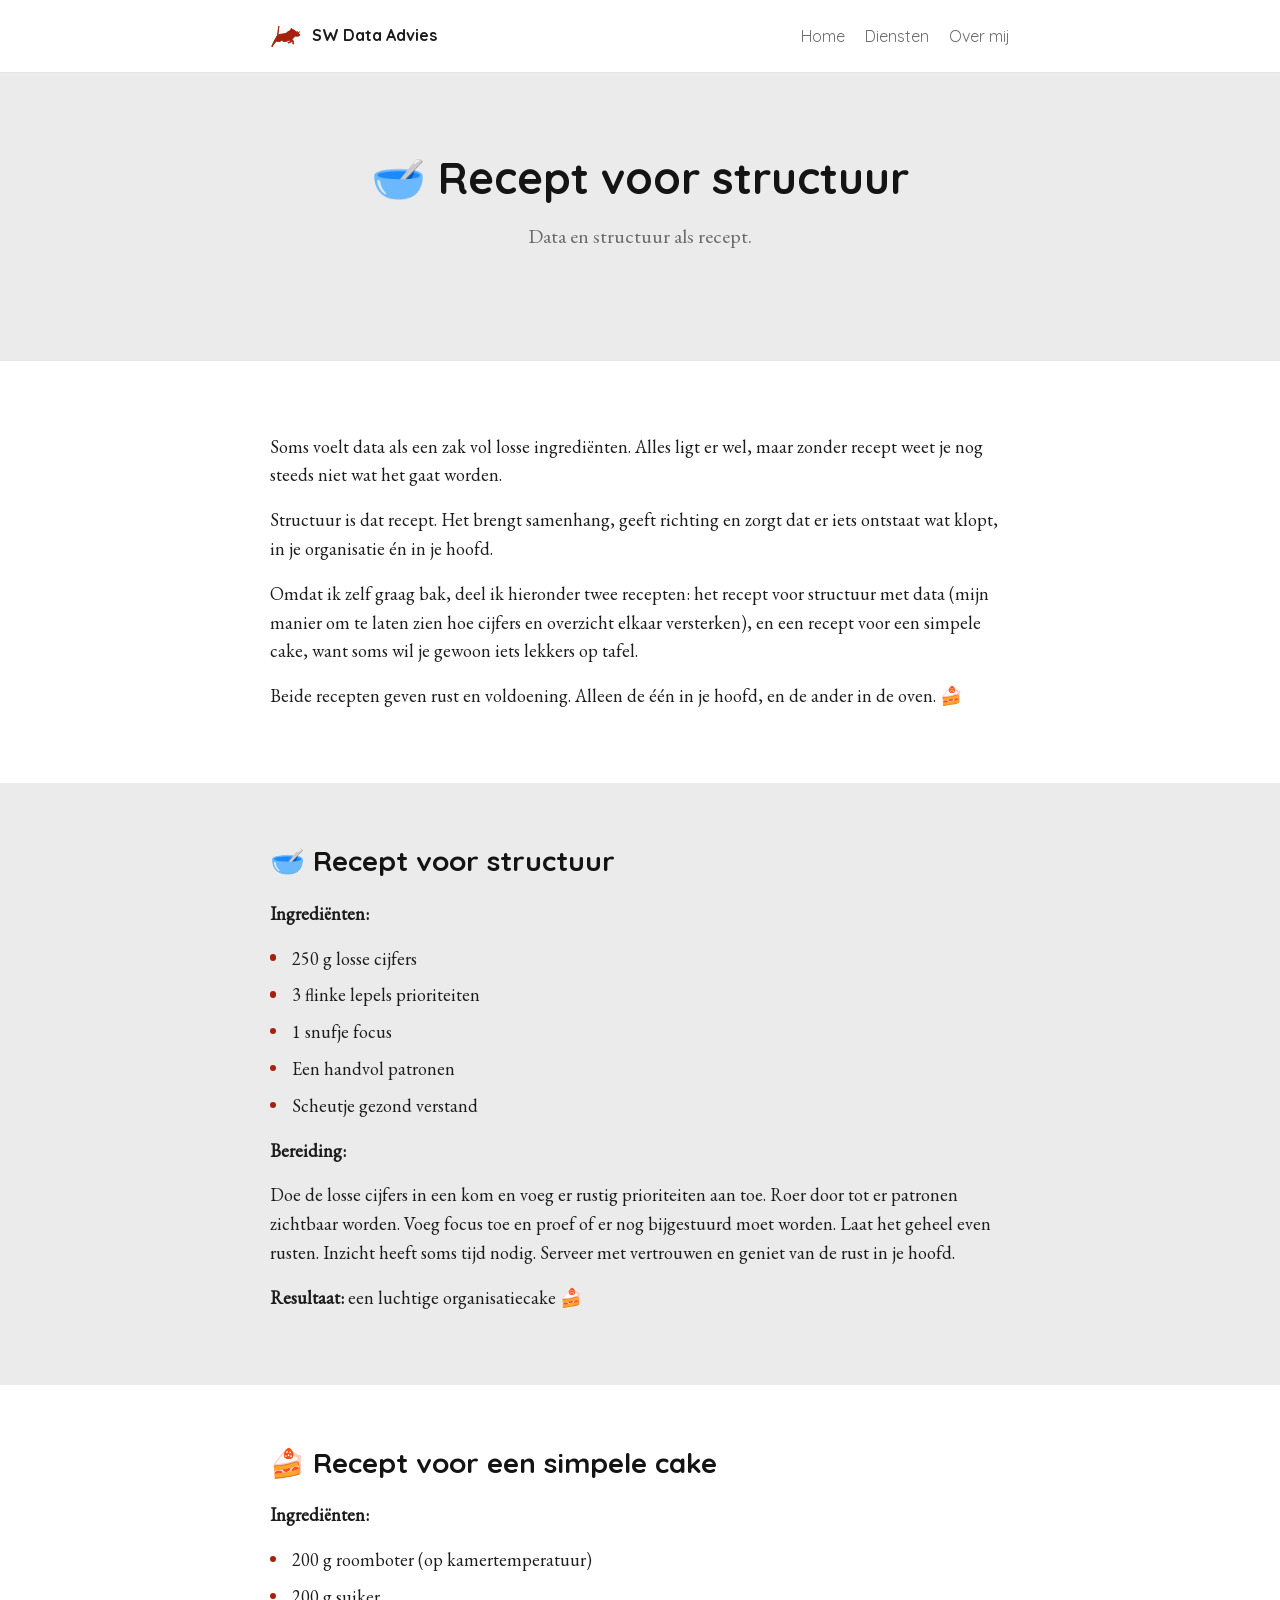
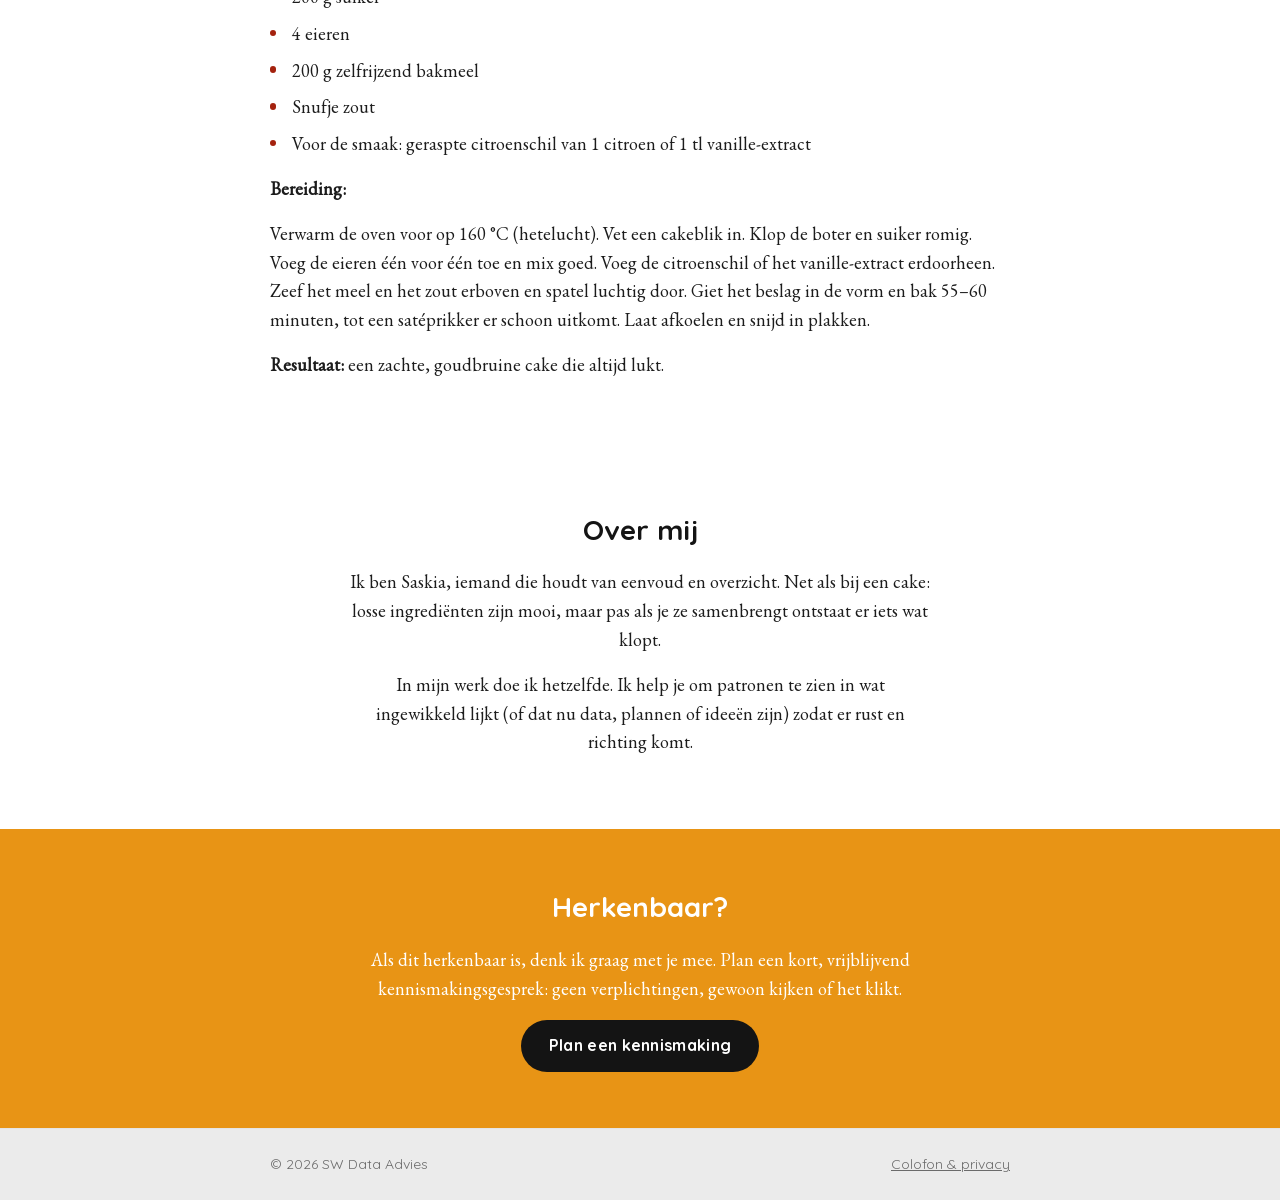
<file: recept-voor-structuur.html>
<!doctype html>
<html lang="nl">
<head>
  <meta charset="utf-8">
  <meta name="viewport" content="width=device-width, initial-scale=1.0">
  <title>Recept voor structuur · SW Data Advies</title>
  <meta name="description" content="Data als recept: twee recepten, één voor structuur met data, één voor een simpele cake.">
  <link rel="canonical" href="https://saskiawoudstra.com/recept-voor-structuur.html">
  <meta property="og:type" content="website">
  <meta property="og:title" content="Recept voor structuur · SW Data Advies">
  <meta property="og:description" content="Data als recept: twee recepten, één voor structuur met data, één voor een simpele cake.">
  <meta property="og:url" content="https://saskiawoudstra.com/recept-voor-structuur.html">
  <meta property="og:image" content="https://saskiawoudstra.com/images/logo.svg">
  <meta property="og:locale" content="nl_NL">
  <link rel="stylesheet" href="css/style.css">
</head>
<body>
  <header>
    <nav>
      <a class="brand" href="index.html"><img src="images/logo.svg" alt="SW Data Advies logo"> SW Data Advies</a>
      <ul>
        <li><a href="index.html">Home</a></li>
        <li><a href="diensten.html">Diensten</a></li>
        <li><a href="over-mij.html">Over mij</a></li>
      </ul>
    </nav>
  </header>

  <section class="hero">
    <div class="container">
      <h1>🥣 Recept voor structuur</h1>
      <p class="intro">Data en structuur als recept.</p>
    </div>
  </section>

  <section class="band band-white">
    <div class="container">
      <p>Soms voelt data als een zak vol losse ingrediënten. Alles ligt er wel, maar zonder recept weet je nog steeds niet wat het gaat worden.</p>
      <p>Structuur is dat recept. Het brengt samenhang, geeft richting en zorgt dat er iets ontstaat wat klopt, in je organisatie én in je hoofd.</p>
      <p>Omdat ik zelf graag bak, deel ik hieronder twee recepten: het recept voor structuur met data (mijn manier om te laten zien hoe cijfers en overzicht elkaar versterken), en een recept voor een simpele cake, want soms wil je gewoon iets lekkers op tafel.</p>
      <p>Beide recepten geven rust en voldoening. Alleen de één in je hoofd, en de ander in de oven. 🍰</p>
    </div>
  </section>

  <section class="band band-offwhite">
    <div class="container">
      <h2>🥣 Recept voor structuur</h2>
      <p><strong>Ingrediënten:</strong></p>
      <ul class="bullets">
        <li><span>250 g losse cijfers</span></li>
        <li><span>3 flinke lepels prioriteiten</span></li>
        <li><span>1 snufje focus</span></li>
        <li><span>Een handvol patronen</span></li>
        <li><span>Scheutje gezond verstand</span></li>
      </ul>
      <p><strong>Bereiding:</strong></p>
      <p>Doe de losse cijfers in een kom en voeg er rustig prioriteiten aan toe. Roer door tot er patronen zichtbaar worden. Voeg focus toe en proef of er nog bijgestuurd moet worden. Laat het geheel even rusten. Inzicht heeft soms tijd nodig. Serveer met vertrouwen en geniet van de rust in je hoofd.</p>
      <p><strong>Resultaat:</strong> een luchtige organisatiecake 🍰</p>
    </div>
  </section>

  <section class="band band-white">
    <div class="container">
      <h2>🍰 Recept voor een simpele cake</h2>
      <p><strong>Ingrediënten:</strong></p>
      <ul class="bullets">
        <li><span>200 g roomboter (op kamertemperatuur)</span></li>
        <li><span>200 g suiker</span></li>
        <li><span>4 eieren</span></li>
        <li><span>200 g zelfrijzend bakmeel</span></li>
        <li><span>Snufje zout</span></li>
        <li><span>Voor de smaak: geraspte citroenschil van 1 citroen of 1 tl vanille-extract</span></li>
      </ul>
      <p><strong>Bereiding:</strong></p>
      <p>Verwarm de oven voor op 160 °C (hetelucht). Vet een cakeblik in. Klop de boter en suiker romig. Voeg de eieren één voor één toe en mix goed. Voeg de citroenschil of het vanille-extract erdoorheen. Zeef het meel en het zout erboven en spatel luchtig door. Giet het beslag in de vorm en bak 55–60 minuten, tot een satéprikker er schoon uitkomt. Laat afkoelen en snijd in plakken.</p>
      <p><strong>Resultaat:</strong> een zachte, goudbruine cake die altijd lukt.</p>
    </div>
  </section>

  <section class="band band-white">
    <div class="container narrow">
      <h2>Over mij</h2>
      <p>Ik ben Saskia, iemand die houdt van eenvoud en overzicht. Net als bij een cake: losse ingrediënten zijn mooi, maar pas als je ze samenbrengt ontstaat er iets wat klopt.</p>
      <p>In mijn werk doe ik hetzelfde. Ik help je om patronen te zien in wat ingewikkeld lijkt (of dat nu data, plannen of ideeën zijn) zodat er rust en richting komt.</p>
    </div>
  </section>

  <section class="band band-gamboge" id="contact">
    <div class="container narrow">
      <h2>Herkenbaar?</h2>
      <p>Als dit herkenbaar is, denk ik graag met je mee. Plan een kort, vrijblijvend kennismakingsgesprek: geen verplichtingen, gewoon kijken of het klikt.</p>
      <a class="cta cta-dark" href="mailto:&#105;&#110;&#102;&#111;&#64;&#115;&#97;&#115;&#107;&#105;&#97;&#119;&#111;&#117;&#100;&#115;&#116;&#114;&#97;&#46;&#99;&#111;&#109;?subject=Kennismaking%20via%20de%20website">Plan een kennismaking</a>
    </div>
  </section>

  <footer>
    <div class="footer-inner">
      <span>&copy; 2026 SW Data Advies</span>
      <a href="colofon.html">Colofon &amp; privacy</a>
    </div>
  </footer>
</body>
</html>
</file>
<file: css/style.css>
:root {
  --color-bg: #ffffff;
  --color-text: #1c1c1c;
  --color-muted: #6b6b6b;
  --color-rufous: #A4220E;
  --color-gamboge: #E89415;
  --color-night: #141414;
  --color-offwhite: #EBEBEB;
  --color-accent: var(--color-rufous);
  --color-line: #e5e5e5;
  --max-width: 780px;

  /* Type scale — every font-size on the site references one of these */
  --fs-xs: 0.875rem;   /* footer, small labels */
  --fs-sm: 1rem;       /* secondary body text (blocks, list detail) */
  --fs-base: 1.125rem; /* default paragraph */
  --fs-md: 1.25rem;    /* lead / intro / quote */
  --fs-lg: 1.375rem;   /* list lead-ins, h3 */
  --fs-h2: clamp(1.375rem, 1.1rem + 1.2vw, 1.75rem);
  --fs-h1: clamp(1.9rem, 1.3rem + 2.8vw, 2.75rem);

  --font-heading: 'Quicksand', 'Helvetica Neue', Arial, sans-serif;
  --font-serif: 'EB Garamond', 'Georgia', 'Times New Roman', serif;
}

@font-face {
  font-family: 'EB Garamond';
  font-style: normal;
  font-weight: 400;
  font-display: swap;
  src: url('../fonts/eb-garamond-400.woff2') format('woff2');
}

@font-face {
  font-family: 'EB Garamond';
  font-style: italic;
  font-weight: 400;
  font-display: swap;
  src: url('../fonts/eb-garamond-400-italic.woff2') format('woff2');
}

@font-face {
  font-family: 'Quicksand';
  font-style: normal;
  font-weight: 400;
  font-display: swap;
  src: url('../fonts/quicksand-400.woff2') format('woff2');
}

@font-face {
  font-family: 'Quicksand';
  font-style: normal;
  font-weight: 700;
  font-display: swap;
  src: url('../fonts/quicksand-700.woff2') format('woff2');
}

* { box-sizing: border-box; }

body {
  margin: 0;
  font-family: var(--font-serif);
  font-size: var(--fs-base);
  color: var(--color-text);
  background: var(--color-offwhite);
  line-height: 1.6;
}

header {
  background: #ffffff;
  border-bottom: 1px solid var(--color-line);
}

nav {
  max-width: var(--max-width);
  margin: 0 auto;
  padding: 1.25rem 1.25rem;
  display: flex;
  justify-content: space-between;
  align-items: center;
  flex-wrap: wrap;
  gap: 0.75rem 1.5rem;
  font-family: var(--font-heading);
}

nav .brand {
  display: flex;
  align-items: center;
  gap: 0.6rem;
  font-weight: 700;
  text-decoration: none;
  color: var(--color-text);
  font-size: var(--fs-sm);
}

nav .brand img {
  height: 32px;
  width: 32px;
}

nav ul {
  list-style: none;
  display: flex;
  flex-wrap: wrap;
  gap: 0.75rem 1.25rem;
  margin: 0;
  padding: 0;
}

nav a {
  text-decoration: none;
  color: var(--color-muted);
  font-size: var(--fs-sm);
}

nav a:hover,
nav a[aria-current="page"] {
  color: var(--color-rufous);
}

.container {
  max-width: var(--max-width);
  margin: 0 auto;
  padding: 3.5rem 1.25rem;
}

.container.narrow {
  max-width: 620px;
  text-align: center;
}

h1 {
  font-family: var(--font-heading);
  font-weight: 700;
  font-size: var(--fs-h1);
  line-height: 1.15;
  margin: 0 0 1rem;
  color: var(--color-night);
}

h2 {
  font-family: var(--font-heading);
  font-weight: 700;
  font-size: var(--fs-h2);
  margin: 0 0 1rem;
  color: var(--color-night);
}

p {
  font-size: var(--fs-base);
  margin: 1rem 0;
}

.intro {
  font-size: var(--fs-md);
  margin: 0 0 1.75rem;
}

.portrait {
  width: 220px;
  height: 220px;
  border-radius: 50%;
  object-fit: cover;
  margin: 0 auto 1.5rem;
  display: block;
}

/* Hero */
.hero {
  background: var(--color-offwhite);
  text-align: center;
  border-bottom: 1px solid var(--color-line);
}

.hero .container {
  max-width: 640px;
  padding-top: 5rem;
  padding-bottom: 5rem;
}

.hero .intro {
  color: var(--color-muted);
}

.hero .intro-lg {
  font-size: var(--fs-lg);
}

/* Bands */
.band-white { background: #ffffff; }
.band-offwhite { background: var(--color-offwhite); }

.band-rufous {
  background: var(--color-rufous);
}
.band-rufous h2,
.band-rufous p { color: #ffffff; }

.band-night {
  background: var(--color-night);
}
.band-night h2,
.band-night p { color: #ffffff; }

.band-gamboge {
  background: var(--color-gamboge);
  text-align: center;
}
.band-gamboge h2,
.band-gamboge p { color: #ffffff; }

.quote-intro {
  font-family: var(--font-heading);
  font-size: var(--fs-sm);
  color: var(--color-muted);
  text-align: center;
  margin-top: 0.5rem;
}

.quote {
  font-size: var(--fs-md);
  text-align: center;
  color: var(--color-muted);
  max-width: 560px;
  margin: 0 auto;
}

.bullets {
  list-style: none;
  margin: 1rem 0;
  padding: 0;
}

.bullets li {
  position: relative;
  padding-left: 1.4rem;
  margin-bottom: 0.5rem;
}

.bullets li::before {
  content: "";
  position: absolute;
  left: 0;
  top: 0.55em;
  width: 0.4rem;
  height: 0.4rem;
  border-radius: 50%;
  background: var(--color-rufous);
}

.recognize {
  list-style: none;
  margin: 1.5rem 0;
  padding: 0;
  counter-reset: recognize;
}

.recognize li {
  counter-increment: recognize;
  position: relative;
  padding-left: 2.75rem;
  margin-bottom: 1.4rem;
}

.recognize li::before {
  content: "0" counter(recognize);
  position: absolute;
  left: 0;
  top: 0.1rem;
  font-family: var(--font-heading);
  font-weight: 700;
  font-size: var(--fs-sm);
  color: var(--color-rufous);
}

.recognize li strong {
  display: block;
  font-family: var(--font-heading);
  font-size: var(--fs-lg);
  font-weight: 700;
  margin-bottom: 0.2rem;
}

.recognize li span {
  color: var(--color-muted);
  font-size: var(--fs-sm);
}

/* CTA button */
.cta {
  display: inline-block;
  font-family: var(--font-heading);
  font-weight: 700;
  text-decoration: none;
  color: #ffffff;
  background: var(--color-rufous);
  padding: 0.85rem 1.75rem;
  border-radius: 999px;
  font-size: var(--fs-sm);
  letter-spacing: 0.02em;
}

.cta:hover { opacity: 0.9; }

.cta-dark {
  background: var(--color-night);
}

footer {
  border-top: 1px solid var(--color-line);
  font-family: var(--font-heading);
  font-size: var(--fs-xs);
  color: var(--color-muted);
}

footer .footer-inner {
  max-width: var(--max-width);
  margin: 0 auto;
  padding: 1.5rem 1.25rem;
  display: flex;
  justify-content: space-between;
  flex-wrap: wrap;
  gap: 0.5rem;
}

footer a {
  color: var(--color-muted);
}

.blocks {
  display: grid;
  grid-template-columns: repeat(2, 1fr);
  gap: 1.25rem;
  margin: 1.5rem auto 0;
  max-width: 560px;
}

.block {
  background: var(--color-gamboge);
  border-radius: 4px;
  padding: 1.75rem 1.5rem;
  font-family: var(--font-heading);
}

.block h3 {
  font-family: var(--font-heading);
  font-weight: 700;
  font-size: var(--fs-lg);
  margin: 0 0 0.6rem;
  color: #ffffff;
}

.block p {
  font-size: var(--fs-sm);
  color: #ffffff;
  margin: 0;
}

@media (max-width: 680px) {
  .blocks {
    grid-template-columns: 1fr;
  }

  nav {
    flex-direction: column;
    align-items: flex-start;
  }

  nav ul {
    gap: 0.6rem 1rem;
  }

  .container {
    padding: 2.25rem 1.25rem;
  }

  .hero .container {
    padding-top: 3rem;
    padding-bottom: 3rem;
  }
}

/* Contact form */
.contact-grid {
  display: grid;
  grid-template-columns: 1fr 1fr;
  gap: 3rem;
  align-items: start;
}

.eyebrow {
  font-family: var(--font-heading);
  font-size: var(--fs-xs);
  font-weight: 700;
  letter-spacing: 0.08em;
  text-transform: uppercase;
  color: var(--color-muted);
  margin: 0 0 0.5rem;
}

.contact-intro h2 em {
  color: var(--color-rufous);
  font-style: italic;
}

.contact-form .form-group {
  margin-bottom: 1.5rem;
}

.contact-form label {
  display: block;
  font-family: var(--font-heading);
  font-size: var(--fs-xs);
  font-weight: 700;
  letter-spacing: 0.05em;
  text-transform: uppercase;
  color: var(--color-muted);
  margin-bottom: 0.4rem;
}

.contact-form input[type="text"],
.contact-form input[type="email"],
.contact-form textarea {
  width: 100%;
  border: none;
  border-bottom: 1px solid var(--color-line);
  background: transparent;
  padding: 0.5rem 0;
  font-family: var(--font-serif);
  font-size: var(--fs-base);
  color: var(--color-text);
  resize: vertical;
  box-sizing: border-box;
}

.contact-form input:focus,
.contact-form textarea:focus {
  outline: none;
  border-bottom-color: var(--color-rufous);
}

.contact-form button {
  margin-top: 0.5rem;
  border: none;
  cursor: pointer;
}

.form-note {
  font-size: var(--fs-xs);
  color: var(--color-muted);
  margin-top: 1.25rem;
}

.form-note a {
  color: var(--color-muted);
}

.form-thanks {
  display: none;
  margin-top: 1rem;
  font-family: var(--font-heading);
  font-weight: 700;
  font-size: var(--fs-sm);
  color: var(--color-rufous);
}

.form-thanks:target {
  display: block;
}

@media (max-width: 680px) {
  .contact-grid {
    grid-template-columns: 1fr;
    gap: 2rem;
  }
}

/* Dark mode: volgt de systeeminstelling van de bezoeker, geen JS nodig */
@media (prefers-color-scheme: dark) {
  :root {
    --color-bg: #141414;
    --color-text: #EBEBEB;
    --color-muted: #9a9a9a;
    --color-offwhite: #141414;
    --color-line: #2a2a2a;
  }

  header {
    background: #1c1c1c;
  }

  h1, h2 {
    color: var(--color-text);
  }

  .band-white {
    background: #1c1c1c;
  }
}

.placeholder-notice {
  background: #fdf6e3;
  border: 1px solid #f0e0a0;
  padding: 1rem 1.25rem;
  border-radius: 4px;
  font-family: var(--font-heading);
  font-size: var(--fs-sm);
  color: #6b5a1e;
  margin-bottom: 2rem;
}
</file>
